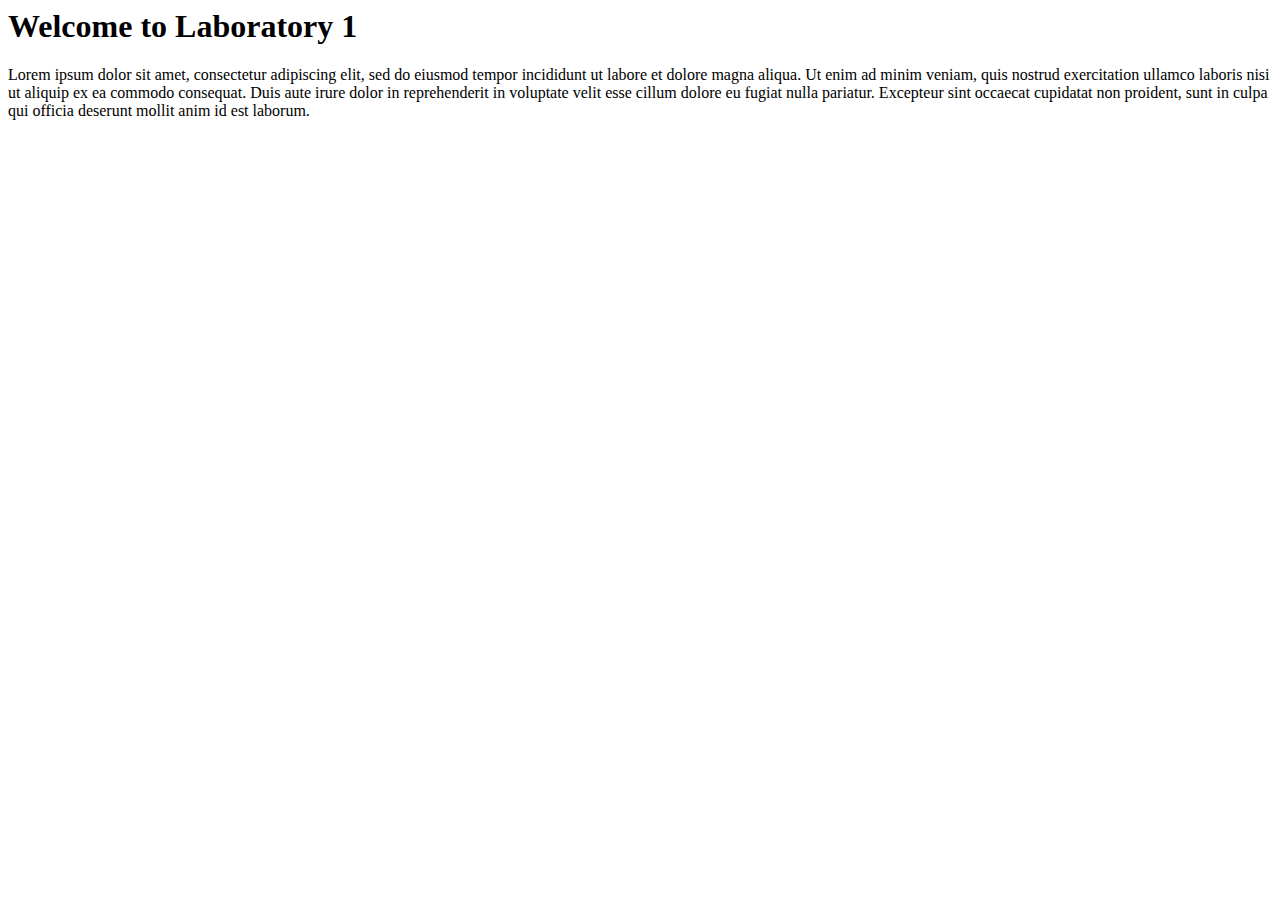
<file: index.html>
<html>
<head>
    <title>Welcome to Internet Technology Fundamentals</title>
</head>
<body>
    <h1>Welcome to Laboratory 1</h1>
    <p>
        Lorem ipsum dolor sit amet, consectetur adipiscing elit, sed do eiusmod tempor incididunt ut labore et dolore magna aliqua.
        Ut enim ad minim veniam, quis nostrud exercitation ullamco laboris nisi ut aliquip ex ea commodo consequat. Duis aute irure dolor in reprehenderit in voluptate velit esse cillum dolore eu fugiat nulla pariatur. Excepteur sint occaecat cupidatat non proident, sunt in culpa qui officia deserunt mollit anim id est laborum.
    </p>
</body>
</html>
</file>
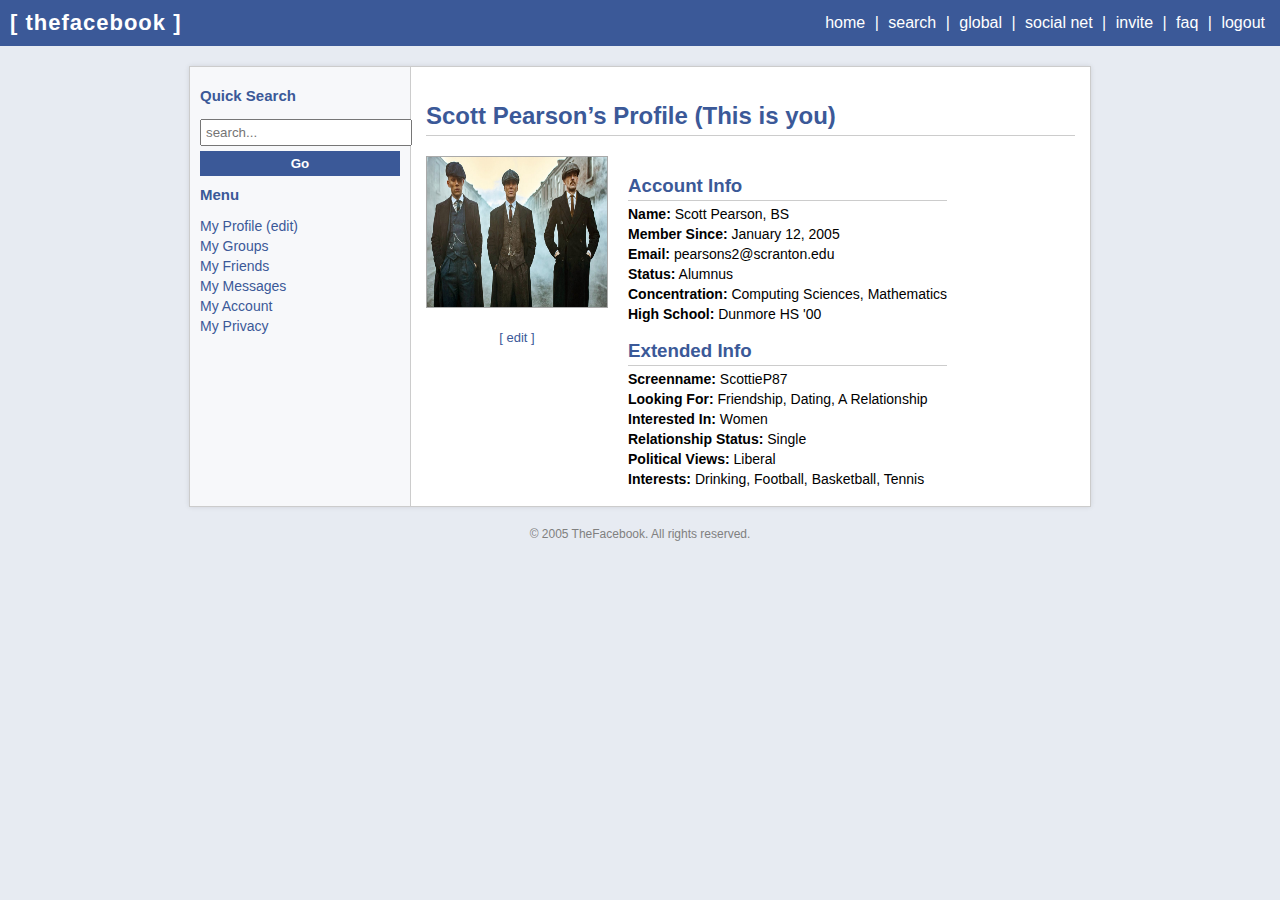
<file: lab3/index.html>
<!DOCTYPE html>
<html lang="en">
<head>
  <meta charset="UTF-8">
  <meta name="viewport" content="width=device-width, initial-scale=1.0">
  <title>TheFacebook - Profile</title>

  <!-- Link to external CSS -->
  <link rel="stylesheet" href="style.css">
</head>
<body>

  <!-- Header Section -->
  <div class="header">
    <h1>[ thefacebook ]</h1>
    <nav>
      <a href="#">home</a> |
      <a href="#">search</a> |
      <a href="#">global</a> |
      <a href="#">social net</a> |
      <a href="#">invite</a> |
      <a href="#">faq</a> |
      <a href="#">logout</a>
    </nav>
  </div>

  <!-- Main Layout -->
  <div class="container">

    <!-- Sidebar -->
    <div class="sidebar">
      <h3>Quick Search</h3>
      <input type="text" placeholder="search..." class="search-box">
      <button class="search-btn">Go</button>

      <h3>Menu</h3>
      <a href="#">My Profile (edit)</a>
      <a href="#">My Groups</a>
      <a href="#">My Friends</a>
      <a href="#">My Messages</a>
      <a href="#">My Account</a>
      <a href="#">My Privacy</a>
    </div>

    <!-- Main Profile Section -->
    <div class="content">
      <h2>Scott Pearson’s Profile (This is you)</h2>

      <div class="profile">
        <div class="picture">
          <img src="fbclone.jpg" alt="bros">
          <p><a href="#">[ edit ]</a></p>
        </div>

        <div class="info">
          <h3>Account Info</h3>
          <p><strong>Name:</strong> Scott Pearson, BS</p>
          <p><strong>Member Since:</strong> January 12, 2005</p>
          <p><strong>Email:</strong> pearsons2@scranton.edu</p>
          <p><strong>Status:</strong> Alumnus</p>
          <p><strong>Concentration:</strong> Computing Sciences, Mathematics</p>
          <p><strong>High School:</strong> Dunmore HS '00</p>

          <h3>Extended Info</h3>
          <p><strong>Screenname:</strong> ScottieP87</p>
          <p><strong>Looking For:</strong> Friendship, Dating, A Relationship</p>
          <p><strong>Interested In:</strong> Women</p>
          <p><strong>Relationship Status:</strong> Single</p>
          <p><strong>Political Views:</strong> Liberal</p>
          <p><strong>Interests:</strong> Drinking, Football, Basketball, Tennis</p>
        </div>
      </div>
    </div>
  </div>

  <!-- Footer -->
  <div class="footer">
    © 2005 TheFacebook. All rights reserved.
  </div>

</body>
</html>
</file>
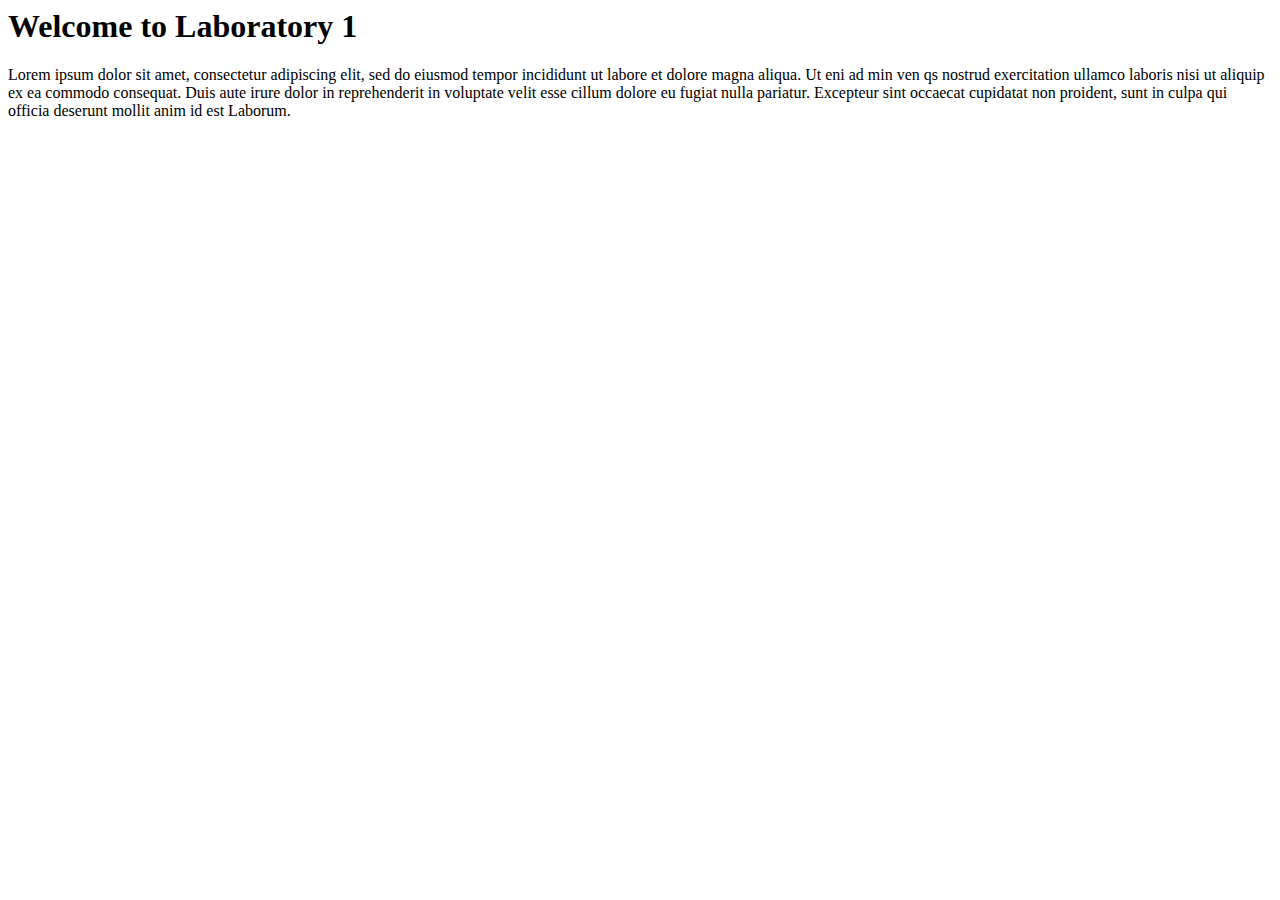
<file: welcome.html>
<html>
<head>
<title>Welcome to Internet Technology Fundamentals</title>
</head>
<body>
<h1>Welcome to Laboratory 1</h1>
<p>Lorem ipsum dolor sit amet, consectetur adipiscing elit, sed do eiusmod tempor incididunt ut labore et dolore magna aliqua.
Ut eni ad min ven qs nostrud exercitation ullamco laboris nisi ut aliquip ex ea commodo consequat. Duis aute irure dolor in reprehenderit in voluptate velit esse cillum dolore eu fugiat nulla pariatur. Excepteur sint occaecat cupidatat non proident, sunt in culpa qui officia deserunt mollit anim id est
Laborum. </p›
</ body>
</html>
</file>
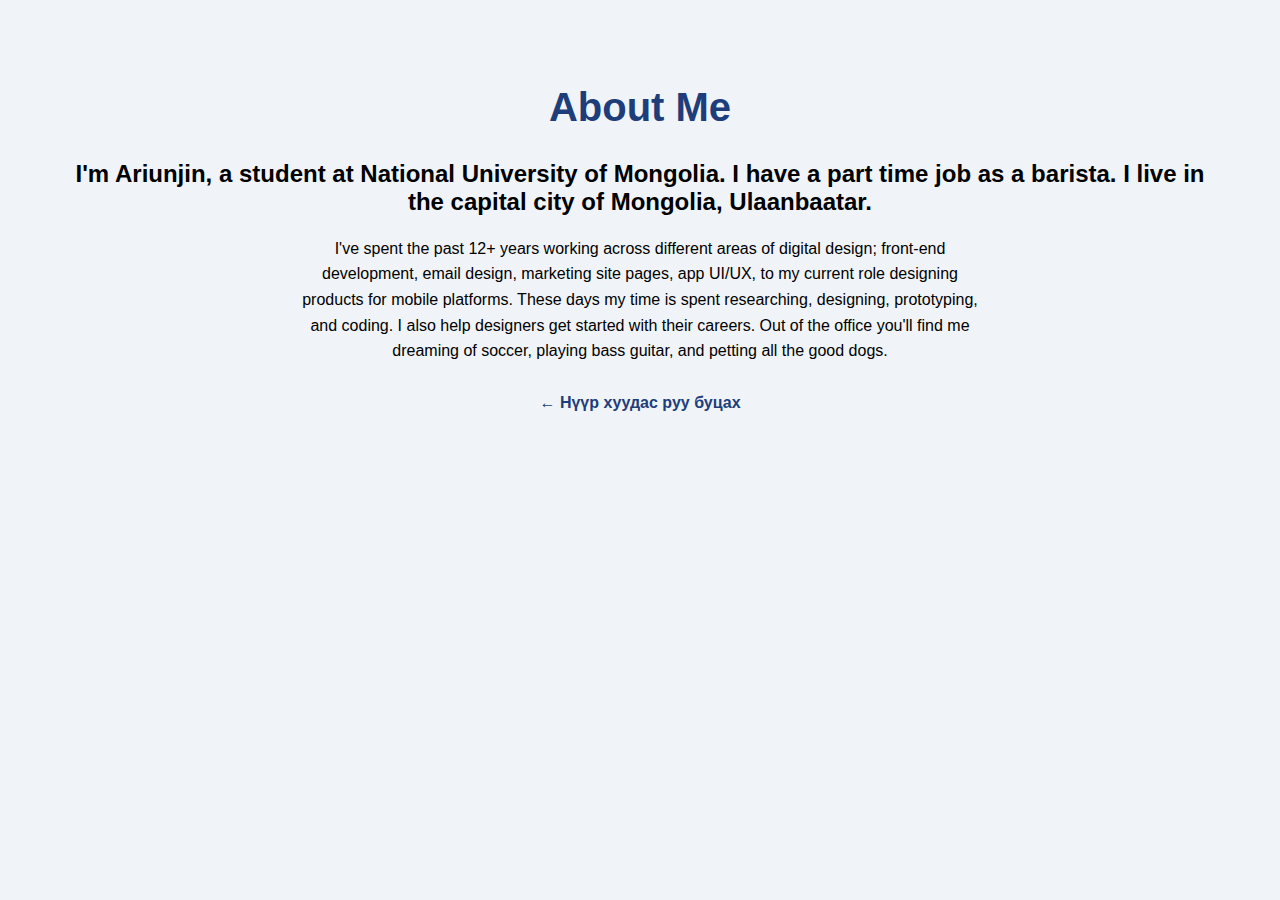
<file: lab2/about.html>
<!DOCTYPE html>
<html lang="mn">
<head>
    <meta charset="UTF-8">
    <meta name="viewport" content="width=device-width, initial-scale=1.0">
    <title>Ариунжин Ариунтугс - About Me</title>
    <style>
        body {
            font-family: Arial, sans-serif;
            text-align: center;
            background-color: #f0f4f8;
            padding: 50px;
        }
        h1 {
            font-size: 2.5em;
            font-weight: bold;
            color: #1e3d7b;
            margin-bottom: 30px;
        }
        p.big-text {
            font-size: 1.5em;
            font-weight: bold;
            margin-bottom: 20px;
        }
        p.small-text {
            font-size: 1em;
            line-height: 1.6;
            max-width: 700px;
            margin: 0 auto 30px auto;
        }
        a {
            text-decoration: none;
            color: #1e3d7b;
            font-weight: bold;
        }
    </style>
</head>
<body>
    <h1>About Me</h1>

    <p class="big-text">
        I'm Ariunjin, a student at National University of Mongolia. I have a part time job as a barista. I live in the capital city of Mongolia, Ulaanbaatar.
    </p>

    <p class="small-text">
        I've spent the past 12+ years working across different areas of digital design; front-end development, email design, marketing site pages, app UI/UX, to my current role designing products for mobile platforms. These days my time is spent researching, designing, prototyping, and coding. I also help designers get started with their careers. Out of the office you'll find me dreaming of soccer, playing bass guitar, and petting all the good dogs.
    </p>

    <p><a href="index.html">← Нүүр хуудас руу буцах</a></p>
</body>
</html>
</file>
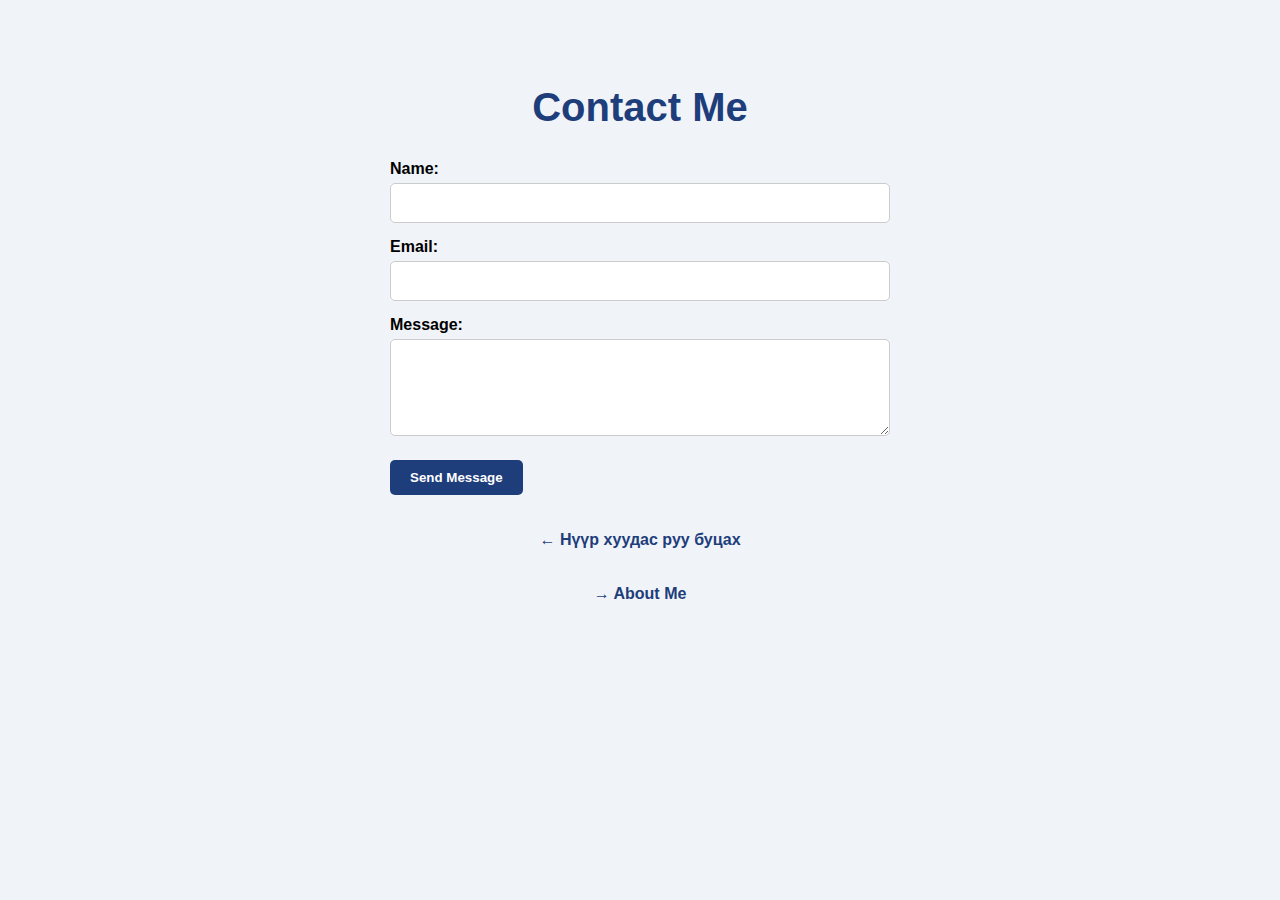
<file: lab2/contact.html>
<!DOCTYPE html>
<html lang="mn">
<head>
    <meta charset="UTF-8">
    <meta name="viewport" content="width=device-width, initial-scale=1.0">
    <title>Ариунжин Ариунтугс - Contact</title>
    <style>
        body {
            font-family: Arial, sans-serif;
            background-color: #f0f4f8;
            text-align: center;
            padding: 50px;
        }
        h1 {
            font-size: 2.5em;
            font-weight: bold;
            color: #1e3d7b;
            margin-bottom: 30px;
        }
        form {
            max-width: 500px;
            margin: 0 auto;
            text-align: left;
        }
        label {
            display: block;
            margin-top: 15px;
            font-weight: bold;
        }
        input, textarea {
            width: 100%;
            padding: 10px;
            margin-top: 5px;
            border-radius: 5px;
            border: 1px solid #ccc;
            box-sizing: border-box;
            font-size: 1em;
        }
        button {
            margin-top: 20px;
            padding: 10px 20px;
            background-color: #1e3d7b;
            color: white;
            font-weight: bold;
            border: none;
            border-radius: 5px;
            cursor: pointer;
        }
        button:hover {
            background-color: #153161;
        }
        a {
            display: inline-block;
            margin-top: 20px;
            text-decoration: none;
            color: #1e3d7b;
            font-weight: bold;
        }
    </style>
</head>
<body>
    <h1>Contact Me</h1>

    <form action="mailto:youremail@example.com" method="post" enctype="text/plain">
        <label for="name">Name:</label>
        <input type="text" id="name" name="name" required>

        <label for="email">Email:</label>
        <input type="email" id="email" name="email" required>

        <label for="message">Message:</label>
        <textarea id="message" name="message" rows="5" required></textarea>

        <button type="submit">Send Message</button>
    </form>

    <p><a href="index.html">← Нүүр хуудас руу буцах</a></p>
    <p><a href="about.html">→ About Me</a></p>
</body>
</html>
</file>
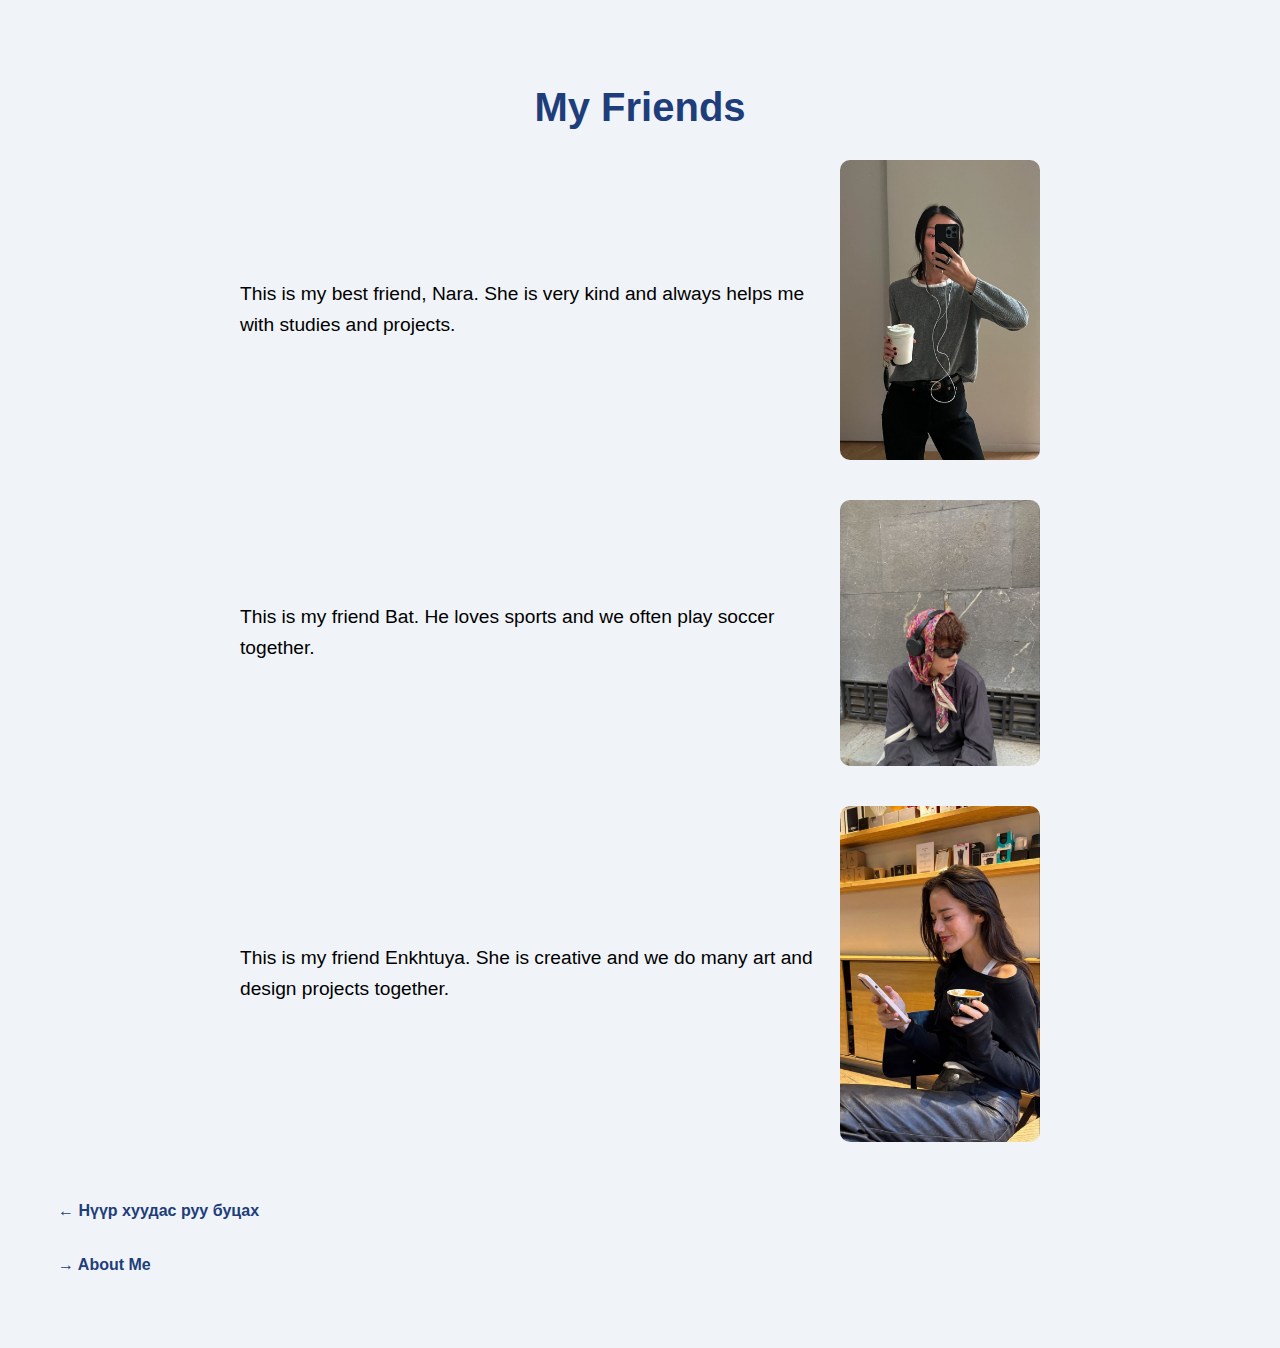
<file: lab2/friends.html>
<!DOCTYPE html>
<html lang="mn">
<head>
    <meta charset="UTF-8">
    <meta name="viewport" content="width=device-width, initial-scale=1.0">
    <title>Ариунжин Ариунтугс - Friends</title>
    <style>
        body {
            font-family: Arial, sans-serif;
            background-color: #f0f4f8;
            padding: 50px;
        }
        h1 {
            text-align: center;
            font-size: 2.5em;
            font-weight: bold;
            color: #1e3d7b;
            margin-bottom: 30px;
        }
        .friend {
            display: flex;
            align-items: center;
            margin-bottom: 40px;
            max-width: 800px;
            margin-left: auto;
            margin-right: auto;
        }
        .friend img {
            width: 200px;
            height: auto;
            border-radius: 10px;
            margin-left: 20px; /* Image on right side */
        }
        .friend p {
            flex: 1;
            font-size: 1.2em;
            line-height: 1.6;
            text-align: left;
        }
        a {
            display: inline-block;
            margin-top: 20px;
            text-decoration: none;
            color: #1e3d7b;
            font-weight: bold;
        }
    </style>
</head>
<body>
    <h1>My Friends</h1>

    <div class="friend">
        <p>This is my best friend, Nara. She is very kind and always helps me with studies and projects.</p>
        <img src="nara.jpg" alt="Nara">
    </div>

    <div class="friend">
        <p>This is my friend Bat. He loves sports and we often play soccer together.</p>
        <img src="bat.jpg" alt="Bat">
    </div>

    <div class="friend">
        <p>This is my friend Enkhtuya. She is creative and we do many art and design projects together.</p>
        <img src="tuya.jpg" alt="Tuya">
    </div>

    <p><a href="index.html">← Нүүр хуудас руу буцах</a></p>
    <p><a href="about.html">→ About Me</a></p>
</body>
</html>
</file>
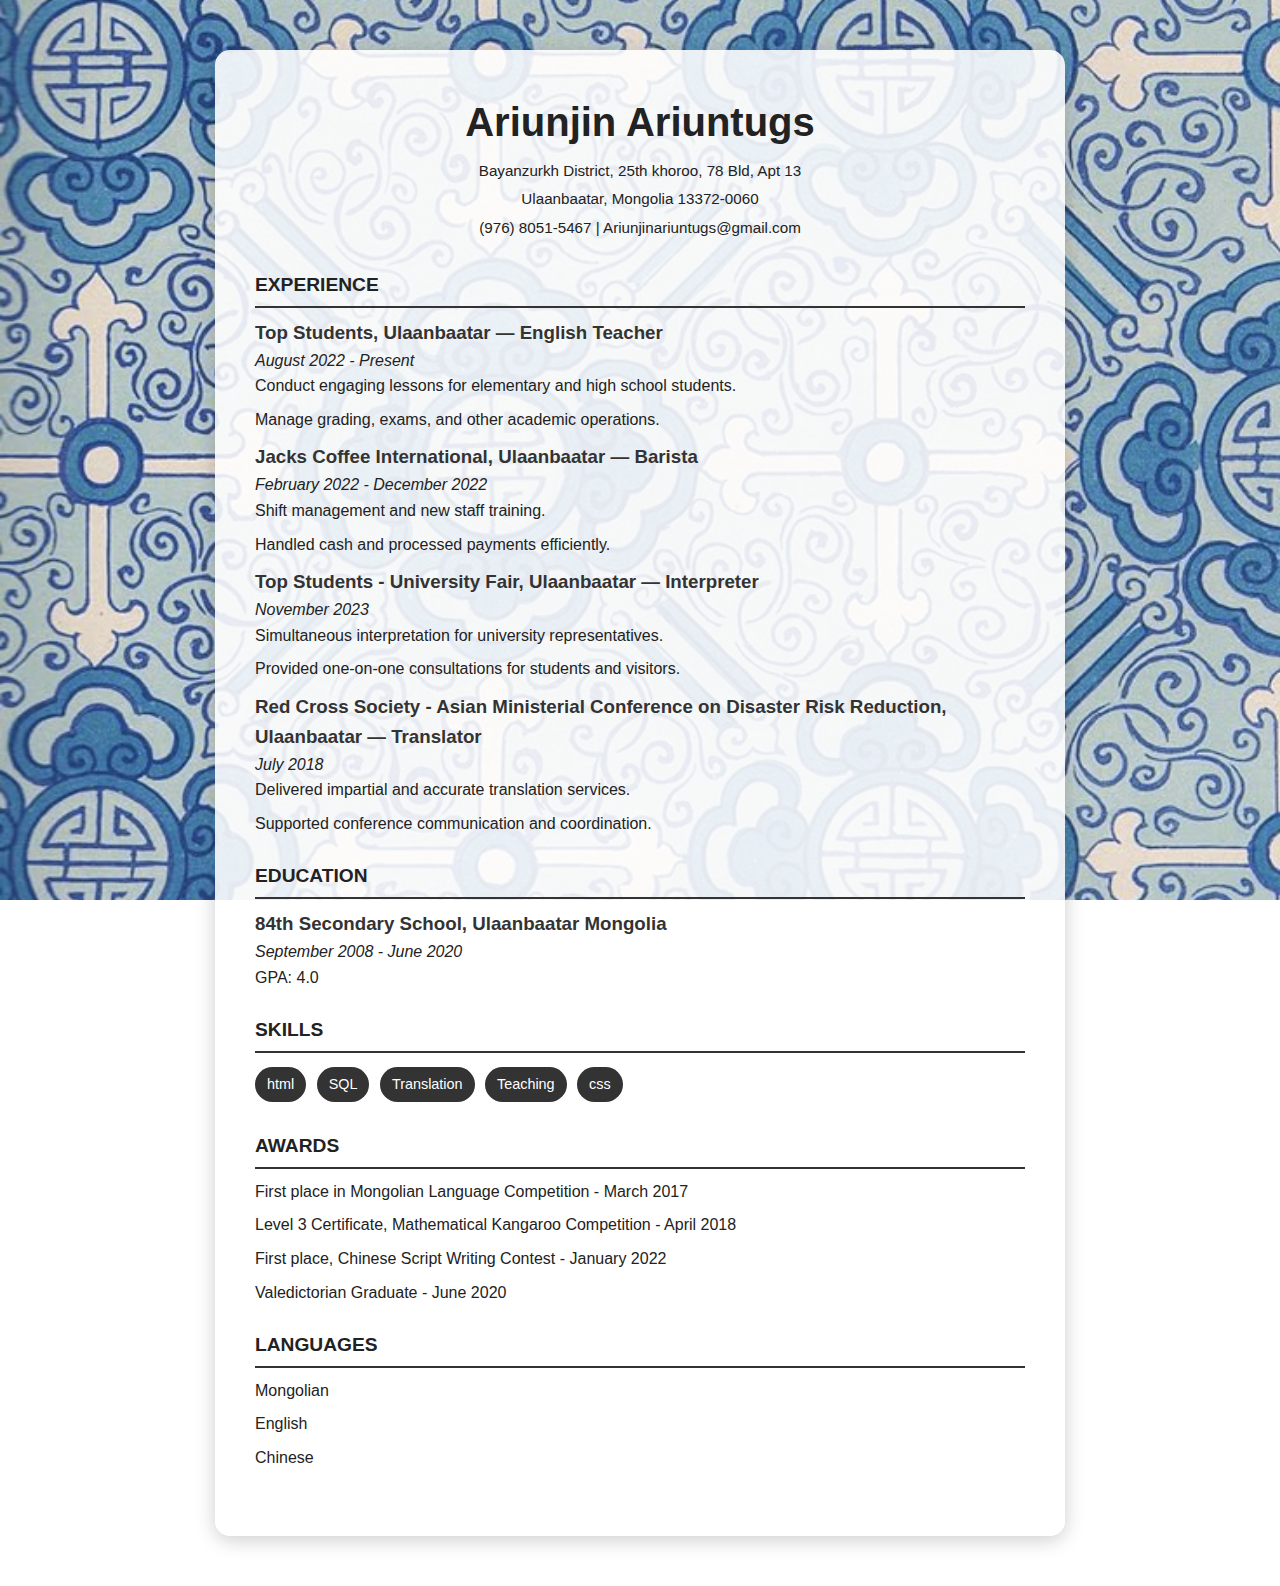
<file: lab4/idex.html>
<!DOCTYPE html>
<html lang="en">
<head>
  <meta charset="UTF-8">
  <meta name="viewport" content="width=device-width, initial-scale=1.0">
  <title>Ariunjin Ariuntugs - CV</title>
  <style>
    * {
      margin: 0;
      padding: 0;
      box-sizing: border-box;
    }

    body {
      font-family: "Poppins", Arial, sans-serif;
      color: #222;
      background-image: url("cv.jpeg");
      background-size: cover;
      background-position: center;
      background-attachment: fixed;
      line-height: 1.6;
    }

    .overlay {
      background-color: rgba(255, 255, 255, 0.88);
      padding: 40px;
      max-width: 850px;
      margin: 50px auto;
      border-radius: 15px;
      box-shadow: 0 4px 20px rgba(0,0,0,0.2);
    }

    h1 {
      text-align: center;
      font-size: 2.5em;
      margin-bottom: 5px;
    }

    .contact {
      text-align: center;
      margin-bottom: 30px;
      font-size: 0.95em;
    }

    .contact p {
      margin: 4px 0;
    }

    .section {
      margin-bottom: 25px;
    }

    .section h2 {
      border-bottom: 2px solid #333;
      padding-bottom: 5px;
      margin-bottom: 10px;
      text-transform: uppercase;
      font-size: 1.2em;
    }

    ul {
      list-style: none;
      padding-left: 0;
    }

    ul li {
      margin-bottom: 8px;
    }

    h3 {
      margin-top: 10px;
      color: #333;
    }

    .skills li {
      display: inline-block;
      background-color: #333;
      color: #fff;
      padding: 6px 12px;
      border-radius: 20px;
      margin: 4px 6px 4px 0;
      font-size: 0.9em;
    }

    @media print {
      body {
        background: none;
      }
      .overlay {
        box-shadow: none;
      }
    }
  </style>
</head>
<body>
  <div class="overlay">
    <h1>Ariunjin Ariuntugs</h1>
    <div class="contact">
      <p>Bayanzurkh District, 25th khoroo, 78 Bld, Apt 13</p>
      <p>Ulaanbaatar, Mongolia 13372-0060</p>
      <p>(976) 8051-5467 | Ariunjinariuntugs@gmail.com</p>
    </div>

    <div class="section">
      <h2>Experience</h2>
      <h3>Top Students, Ulaanbaatar — English Teacher</h3>
      <p><em>August 2022 - Present</em></p>
      <ul>
        <li>Conduct engaging lessons for elementary and high school students.</li>
        <li>Manage grading, exams, and other academic operations.</li>
      </ul>

      <h3>Jacks Coffee International, Ulaanbaatar — Barista</h3>
      <p><em>February 2022 - December 2022</em></p>
      <ul>
        <li>Shift management and new staff training.</li>
        <li>Handled cash and processed payments efficiently.</li>
      </ul>

      <h3>Top Students - University Fair, Ulaanbaatar — Interpreter</h3>
      <p><em>November 2023</em></p>
      <ul>
        <li>Simultaneous interpretation for university representatives.</li>
        <li>Provided one-on-one consultations for students and visitors.</li>
      </ul>

      <h3>Red Cross Society - Asian Ministerial Conference on Disaster Risk Reduction, Ulaanbaatar — Translator</h3>
      <p><em>July 2018</em></p>
      <ul>
        <li>Delivered impartial and accurate translation services.</li>
        <li>Supported conference communication and coordination.</li>
      </ul>
    </div>

    <div class="section">
      <h2>Education</h2>
      <h3>84th Secondary School, Ulaanbaatar Mongolia</h3>
      <p><em>September 2008 - June 2020</em></p>
      <p>GPA: 4.0</p>
    </div>

    <div class="section">
      <h2>Skills</h2>
      <ul class="skills">
        <li>html</li>
        <li>SQL</li>
        <li>Translation</li>
        <li>Teaching</li>
        <li>css</li>
      </ul>
    </div>

    <div class="section">
      <h2>Awards</h2>
      <ul>
        <li>First place in Mongolian Language Competition - March 2017</li>
        <li>Level 3 Certificate, Mathematical Kangaroo Competition - April 2018</li>
        <li>First place, Chinese Script Writing Contest - January 2022</li>
        <li>Valedictorian Graduate - June 2020</li>
      </ul>
    </div>

    <div class="section">
      <h2>Languages</h2>
      <ul>
        <li>Mongolian</li>
        <li>English</li>
        <li>Chinese</li>
      </ul>
    </div>
  </div>
</body>
</html>
</file>
<file: lab3/style.css>
/* ====== Page General ====== */
body {
  font-family: "Trebuchet MS", Arial, sans-serif;
  background-color: #e7ebf2;
  margin: 0;
  padding: 0;
}

/* ====== Header Bar ====== */
.header {
  background-color: #3b5998;
  color: white;
  padding: 10px;
  display: flex;
  justify-content: space-between;
  align-items: center;
}

.header h1 {
  margin: 0;
  font-size: 22px;
  letter-spacing: 1px;
}

.header nav a {
  color: white;
  text-decoration: none;
  margin: 0 5px;
}

.header nav a:hover {
  text-decoration: underline;
}

/* ====== Main Container ====== */
.container {
  display: flex;
  width: 900px;
  margin: 20px auto;
  background: white;
  border: 1px solid #ccc;
  box-shadow: 0 0 5px rgba(0, 0, 0, 0.1);
}

/* ====== Sidebar ====== */
.sidebar {
  width: 200px;
  background-color: #f7f8fa;
  border-right: 1px solid #ccc;
  padding: 10px;
  font-size: 14px;
}

.sidebar h3 {
  color: #3b5998;
  font-size: 15px;
  margin-top: 10px;
}

.sidebar a {
  display: block;
  color: #3b5998;
  text-decoration: none;
  margin: 4px 0;
}

.sidebar a:hover {
  text-decoration: underline;
}

.search-box {
  width: 100%;
  padding: 4px;
  margin-bottom: 5px;
}

.search-btn {
  width: 100%;
  background-color: #3b5998;
  color: white;
  border: none;
  padding: 5px;
  cursor: pointer;
  font-weight: bold;
}

.search-btn:hover {
  background-color: #2f477a;
}

/* ====== Content ====== */
.content {
  flex-grow: 1;
  padding: 15px;
}

.content h2 {
  color: #3b5998;
  border-bottom: 1px solid #ccc;
  padding-bottom: 5px;
}

/* ====== Profile Info ====== */
.profile {
  display: flex;
  margin-top: 10px;
}

.picture {
  margin-right: 20px;
  text-align: center;
}

.picture img {
  border: 1px solid #aaa;
  width: 180px;
  height: 150px;
}

.picture a {
  font-size: 13px;
  color: #3b5998;
  text-decoration: none;
}

.picture a:hover {
  text-decoration: underline;
}

.info h3 {
  color: #3b5998;
  margin-bottom: 5px;
  border-bottom: 1px solid #ccc;
  padding-bottom: 3px;
}

.info p {
  font-size: 14px;
  margin: 4px 0;
}

/* ====== Footer ====== */
.footer {
  text-align: center;
  font-size: 12px;
  color: gray;
  margin: 20px 0;
}
</file>
